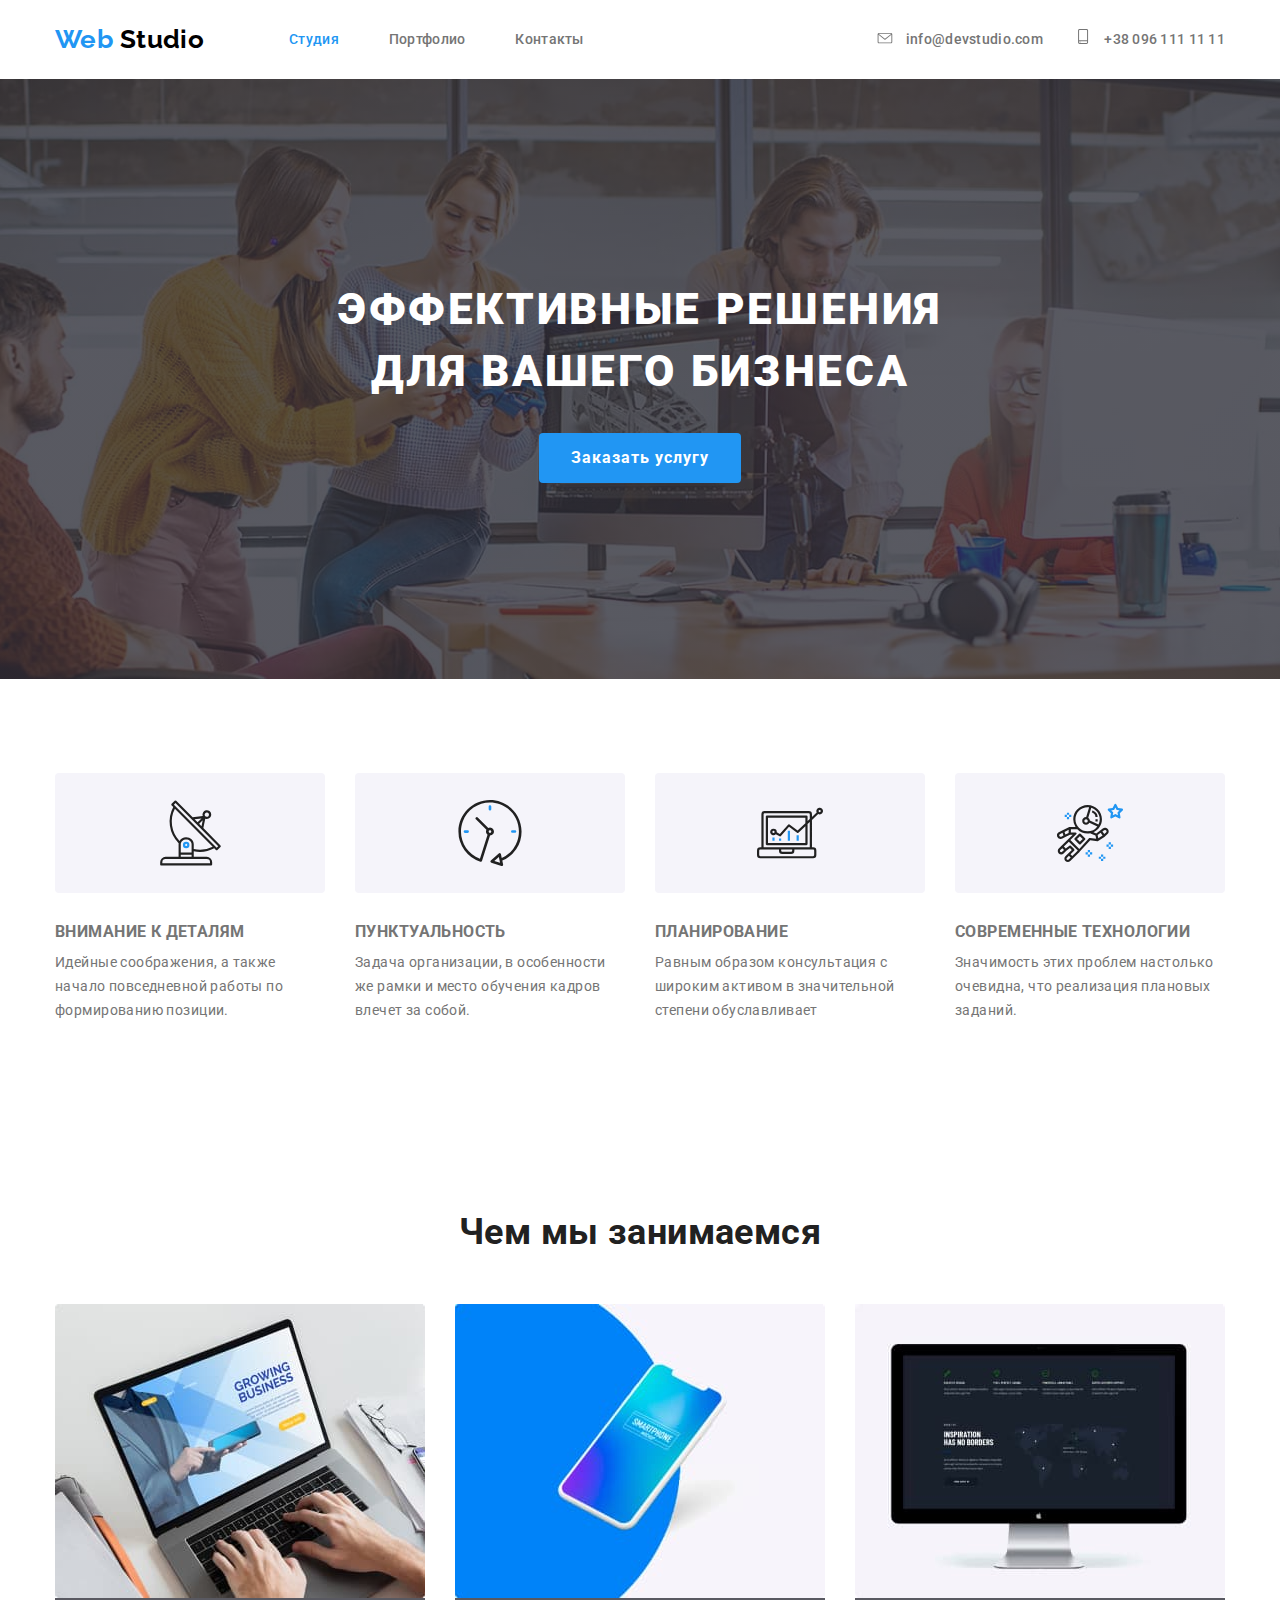
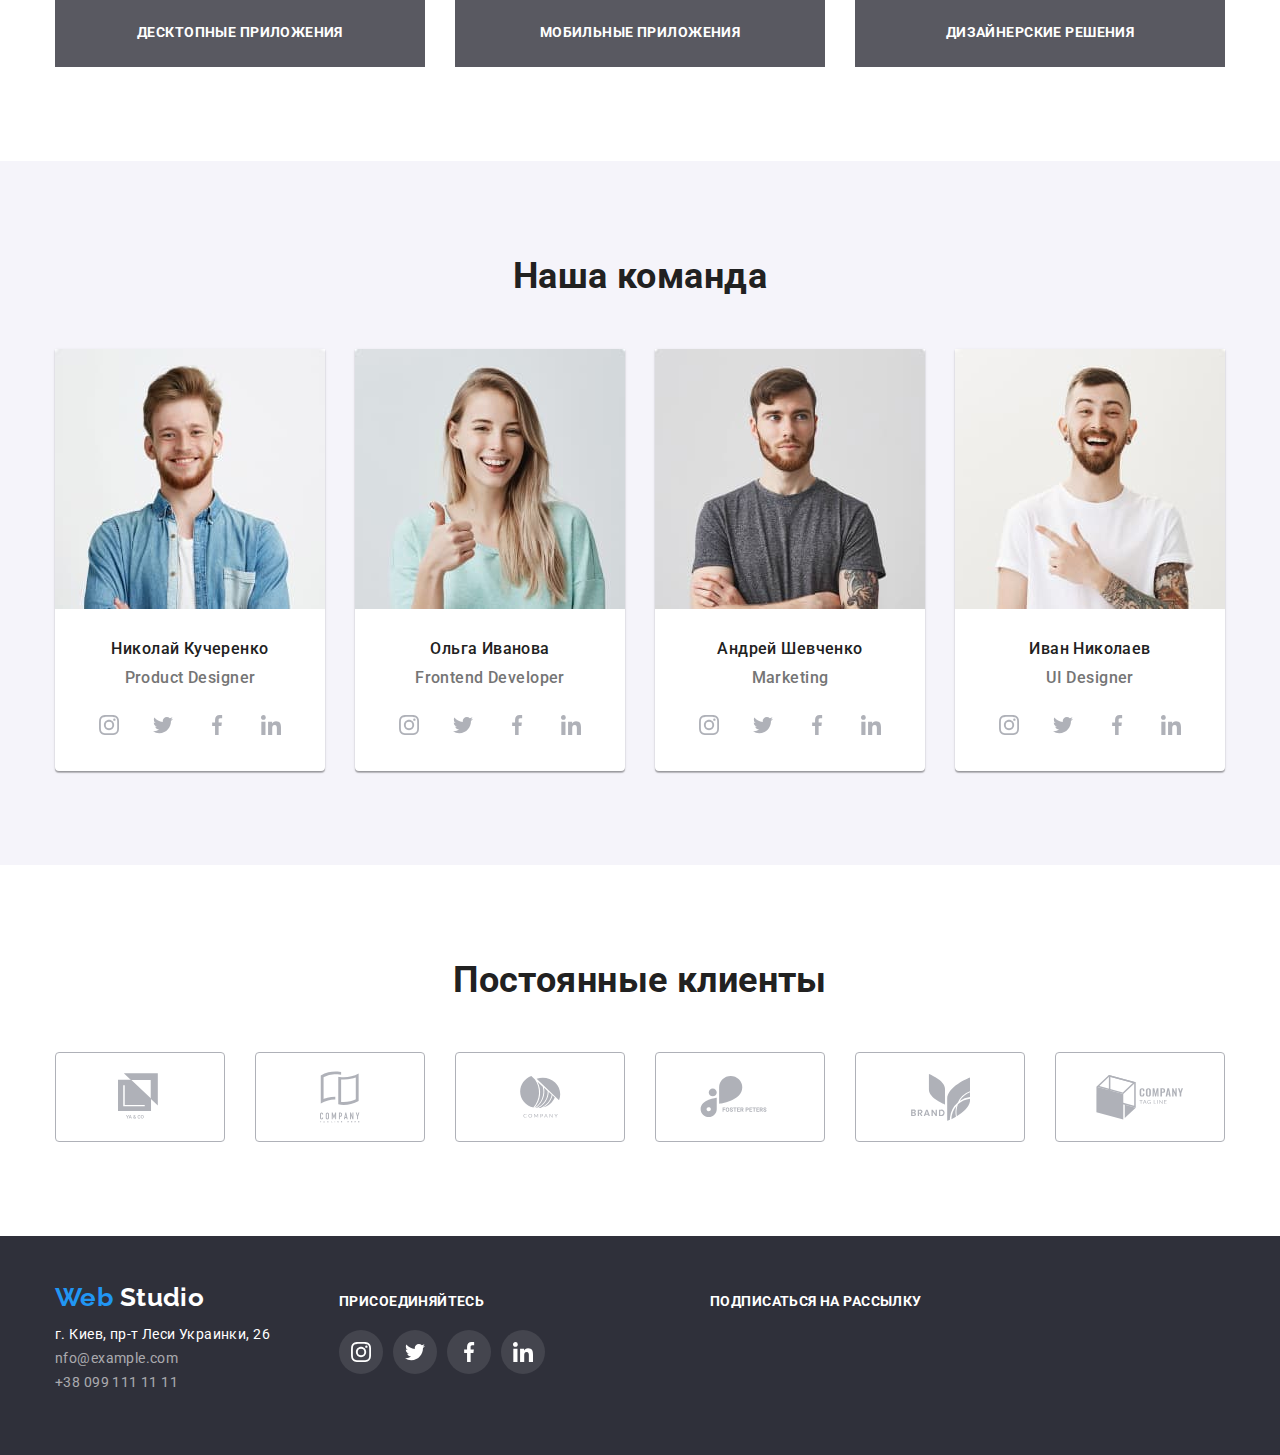
<file: index.html>
<!DOCTYPE html>
<html lang="ru">

<head>
    <meta charset="UTF-8">
    <meta name="viewport" content="width=device-width, initial-scale=1.0">
    <title>Web Studio</title>
    <link
        href="https://fonts.googleapis.com/css2?family=Raleway:wght@700&family=Roboto:wght@400;500;700;900&display=swap"
        rel="stylesheet">
    <link rel="stylesheet"
        href="https://cdnjs.cloudflare.com/ajax/libs/modern-normalize/0.6.0/modern-normalize.min.css">
    <link rel="stylesheet" href="./css/main.css">
</head>

<body>
    <!-- шапка сайта -->
    <header class="page-header">
        <div class="contenier main-nav">
            <nav class="nav">
                <a href="./index.html " class="logo-header"> <span class="logo-blue">Web</span> Studio</a>
                <ul class="nav-list">
                    <li class="item"><a href="#" class="nav-link studio"> Студия</a></li>
                    <li class="item"><a href="./portfolio.html" class="nav-link">Портфолио</a></li>
                    <li class="item"><a href="#" class="nav-link">Контакты</a></li>
                </ul>
            </nav>
            <ul class="contact-list">
                <li class="item">
                    <a href="mailo:info@devstudio.com" class="contact-mailo">
                        <svg class="contact-icon" width="16" height="11">
                            <use href="./img/symbol-defs.svg#icon-envelope"></use>
                        </svg>
                        info@devstudio.com
                    </a>
                </li>
                <li class="item">
                    <a href="tel:+380961111111" class="contact-tel">
                        <svg class="contact-icon" width="16" height="15">
                            <use href="./img/symbol-defs.svg#icon-phone"></use>
                        </svg>
                        +38 096 111 11 11
                    </a>
                </li>
            </ul>
        </div>
    </header>
    <main>
        <!-- Hero -->
        <div>
            <section class="hero">
                <h1 class="hero-title">Эффективные решения<br>для вашего бизнеса</h1>
                <a href="" class="hero-btn">Заказать услугу</a>
            </section>
        </div>

        <section class="section">
            <div class="contenier">
                <!-- скрытый заголовок -->
                <h2 class="title-hidden">Наши преимущества</h2>
                <ul class="link features-flexx ">
                    <li class="features-item">
                        <div class="features-icon">
                            <svg width="65" height="70">
                                <use href="./img/symbol-defs.svg#icon-antenna1">
                                </use>
                            </svg>
                        </div>
                        <h3 class="features-title">Внимание к деталям</h3>
                        <p class="features-text">Идейные соображения, а также начало повседневной работы по формированию
                            позиции.</p>
                    </li>
                    <li class="features-item">
                        <div class="features-icon">
                            <svg width="66" height="70">
                                <use href="./img/symbol-defs.svg#icon-clock1">
                                </use>
                            </svg>
                        </div>
                        <h3 class="features-title">Пунктуальность</h3>
                        <p class="features-text">Задача организации, в особенности же рамки и место обучения кадров
                            влечет
                            за собой.</p>
                    </li>
                    <li class="features-item">
                        <div class="features-icon">
                            <svg width="66" height="70">
                                <use href="./img/symbol-defs.svg#icon-diagram1">
                                </use>
                            </svg>
                        </div>
                        <h3 class="features-title">Планирование</h3>
                        <p class="features-text">Равным образом консультация с широким активом в значительной степени
                            обуславливает</p>
                    </li>
                    <li class="features-item">
                        <div class="features-icon">
                            <svg width="66" height="70">
                                <use href="./img/symbol-defs.svg#icon-astronaut1">
                                </use>
                            </svg>
                        </div>
                        <h3 class="features-title">Современные технологии</h3>
                        <p class="features-text">Значимость этих проблем настолько очевидна, что реализация плановых
                            заданий.</p>
                    </li>
                </ul>
            </div>
        </section>
        <!-- Чем мы занимаемся -->
        <section class="direction">
            <div class="contenier">
                <h2 class="section-title">Чем мы занимаемся</h2>
                <ul class="link direction-flex ">
                    <li class="direction-item">
                        <img src="./img/imgphon.jpg" alt="ноутбук" width="370">
                        <p class="text">Десктопные приложения</p>
                    </li>
                    <li class="direction-item">
                        <img src="./img/box.jpg" alt="мобильный телефон" width="370">
                        <p class="text">Мобильные приложения</p>
                    </li>
                    <li class="direction-item">
                        <img src="./img/mono.jpg" alt="монитор" width="370">
                        <p class="text">Дизайнерские решения</p>
                    </li>
                </ul>
            </div>
        </section>
        <!-- Наша команда -->
        <section class="team">
            <div class="contenier">
                <h2 class="section-title">Наша команда</h2>
                <ul class="link team-flex">
                    <li class="team-item">
                        <img src="./img/img.jpg" alt="photo guy" width="270">
                        <p class="team-title">Николай Кучеренко</p>
                        <p class="team-role">Product Designer</p>
                        <ul class="icon-flex">
                            <li class="icon-item">
                                <a href="" class="social-link" aria-label="Instagram Link">
                                    <svg class="social-icon" width="20" height="20">
                                        <use href="./img/symbol-defs.svg#icon-instagram-2"></use>
                                    </svg>
                                </a>
                            </li>
                            <li class="icon-item">
                                <a href="" class="social-link" aria-label="Twitter Link">
                                    <svg class="social-icon" width="20" height="20">
                                        <use href="./img/symbol-defs.svg#icon-twitter-1"></use>
                                    </svg>
                                </a>
                            </li>
                            <li class="icon-item">
                                <a href="" class="social-link" aria-label="Facebook Link">
                                    <svg class="social-icon" width="20" height="20">
                                        <use href="./img/symbol-defs.svg#icon-facebook-1"></use>
                                    </svg>
                                </a>
                            </li>
                            <li class="icon-item">
                                <a href="" class="social-link" aria-label="FLinkedin Link">
                                    <svg class="social-icon" width="20" height="20">
                                        <use href="./img/symbol-defs.svg#icon-linkedin-1"></use>
                                    </svg>
                                </a>
                            </li>
                        </ul>
                    </li>
                    <li class="team-item">
                        <img src="./img/img-2.jpg" alt="photo girl" width="270">
                        <p class="team-title">Ольга Иванова</p>
                        <p class="team-role">Frontend Developer</p>
                        <ul class="icon-flex">
                            <li class="icon-item">
                                <a href="" class="social-link" aria-label="Instagram Link">
                                    <svg class="social-icon" width="20" height="20">
                                        <use href="./img/symbol-defs.svg#icon-instagram-2"></use>
                                    </svg>
                                </a>
                            </li>
                            <li class="icon-item">
                                <a href="" class="social-link" aria-label="Twitter Link">
                                    <svg class="social-icon" width="20" height="20">
                                        <use href="./img/symbol-defs.svg#icon-twitter-1"></use>
                                    </svg>
                                </a>
                            </li>
                            <li class="icon-item">
                                <a href="" class="social-link" aria-label="Facebook Link">
                                    <svg class="social-icon" width="20" height="20">
                                        <use href="./img/symbol-defs.svg#icon-facebook-1"></use>
                                    </svg>
                                </a>
                            </li>
                            <li class="icon-item">
                                <a href="" class="social-link" aria-label="FLinkedin Link">
                                    <svg class="social-icon" width="20" height="20">
                                        <use href="./img/symbol-defs.svg#icon-linkedin-1"></use>
                                    </svg>
                                </a>
                            </li>
                        </ul>
                    </li>
                    <li class="team-item">
                        <img src="./img/img-3.jpg" alt="photo guy" width="270">
                        <p class="team-title">Андрей Шевченко</p>
                        <p class="team-role">Marketing</p>
                        <ul class="icon-flex">
                            <li class="icon-item">
                                <a href="" class="social-link" aria-label="Instagram Link">
                                    <svg class="social-icon" width="20" height="20">
                                        <use href="./img/symbol-defs.svg#icon-instagram-2"></use>
                                    </svg>
                                </a>
                            </li>
                            <li class="icon-item">
                                <a href="" class="social-link" aria-label="Twitter Link">
                                    <svg class="social-icon" width="20" height="20">
                                        <use href="./img/symbol-defs.svg#icon-twitter-1"></use>
                                    </svg>
                                </a>
                            </li>
                            <li class="icon-item">
                                <a href="" class="social-link" aria-label="Facebook Link">
                                    <svg class="social-icon" width="20" height="20">
                                        <use href="./img/symbol-defs.svg#icon-facebook-1"></use>
                                    </svg>
                                </a>
                            </li>
                            <li class="icon-item">
                                <a href="" class="social-link" aria-label="FLinkedin Link">
                                    <svg class="social-icon" width="20" height="20">
                                        <use href="./img/symbol-defs.svg#icon-linkedin-1"></use>
                                    </svg>
                                </a>
                            </li>
                        </ul>
                    </li>
                    <li class="team-item">
                        <img src="./img/img-4.jpg" alt="photo girl" width="270">
                        <p class="team-title">Иван Николаев</p>
                        <p class="team-role">UI Designer</p>
                        <ul class="icon-flex">
                            <li class="icon-item">
                                <a href="" class="social-link" aria-label="Instagram Link">
                                    <svg class="social-icon" width="20" height="20">
                                        <use href="./img/symbol-defs.svg#icon-instagram-2"></use>
                                    </svg>
                                </a>
                            </li>
                            <li class="icon-item">
                                <a href="" class="social-link" aria-label="Twitter Link">
                                    <svg class="social-icon" width="20" height="20">
                                        <use href="./img/symbol-defs.svg#icon-twitter-1"></use>
                                    </svg>
                                </a>
                            </li>
                            <li class="icon-item">
                                <a href="" class="social-link" aria-label="Facebook Link">
                                    <svg class="social-icon" width="20" height="20">
                                        <use href="./img/symbol-defs.svg#icon-facebook-1"></use>
                                    </svg>
                                </a>
                            </li>
                            <li class="icon-item">
                                <a href="" class="social-link" aria-label="FLinkedin Link">
                                    <svg class="social-icon" width="20" height="20">
                                        <use href="./img/symbol-defs.svg#icon-linkedin-1"></use>
                                    </svg>
                                </a>
                            </li>
                        </ul>
                    </li>
                </ul>
            </div>
        </section>
        <!-- Клиенты -->
        <section class="section">
            <div class="contenier">
                <h2 class="section-title">Постоянные клиенты</h2>
                <ul class="link customers-flex">
                    <li class="customers-item">
                        <a href="" class="customers" aria-label="Логитип компании1">
                            <svg class="customers-icon" width="44" height="49">
                                <use href="./img/symbol-defs.svg#icon-logo1"></use>
                            </svg>
                        </a>
                    </li>
                    <li class="customers-item">
                        <a href="" class="customers" aria-label="Логитип компании2">
                            <svg class="customers-icon" width="40" height="52">
                                <use href="./img/symbol-defs.svg#icon-logo2"></use>
                            </svg>
                        </a>
                    </li>
                    <li class="customers-item">
                        <a href="" class="customers" aria-label="Логитип компании3">
                            <svg class="customers-icon" width="41" height="42">
                                <use href="./img/symbol-defs.svg#icon-logo3"></use>
                            </svg>
                        </a>
                    </li>
                    <li class="customers-item">
                        <a href="" class="customers" aria-label="Логитип компании4">
                            <svg class="customers-icon" width="80" height="42">
                                <use href="./img/symbol-defs.svg#icon-logo4"></use>
                            </svg>
                        </a>
                    </li>
                    <li class="customers-item">
                        <a href="" class="customers" aria-label="Логитип компании5">
                            <svg class="customers-icon" width="59" height="47">
                                <use href="./img/symbol-defs.svg#icon-logo5"></use>
                            </svg>
                        </a>
                    </li>
                    <li class="customers-item">
                        <a href="" class="customers" aria-label="Логитип компании6">
                            <svg class="customers-icon" width="88" height="45">
                                <use href="./img/symbol-defs.svg#icon-logo6"></use>
                            </svg>
                        </a>
                    </li>
                </ul>
            </div>
        </section>
    </main>
    <!-- Футер -->
    <footer class="footer">
        <div class="contenier">
            <div class="footer-flex">
                <div class="logo-address">
                    <p class="logo-footer"> <span class="logo-blue">Web</span> Studio</p>
                    <address class="address">
                        г. Киев, пр-т Леси Украинки, 26
                        <span class="address-contacts">nfo@example.com <br>
                            +38 099 111 11 11</span>
                    </address>
                </div>
                <div class="action-flex">
                    <b class="action">Присоединяйтесь</b>
                    <ul class="footer-icons">
                        <li class="social-item">
                            <a href="" class="social-footer" aria-label=" ссылка на Инстаграмм">
                                <svg class="icon" width="20" height="20">
                                    <use href="./img/symbol-defs.svg#icon-instagram-2"></use>
                                </svg>
                            </a>
                        </li>
                        <li class="social-item">
                            <a href="" class="social-footer" aria-label=" ссылка на Твитер">
                                <svg class="icon" width="20" height="20">
                                    <use href="./img/symbol-defs.svg#icon-twitter-1"></use>
                                </svg>
                            </a>
                        </li>
                        <li class="social-item">
                            <a href="" class="social-footer" aria-label=" сссылка на Фейсбук">
                                <svg class="icon" width="20" height="20">
                                    <use href="./img/symbol-defs.svg#icon-facebook-1"></use>
                                </svg>
                            </a>
                        </li>
                        <li class="social-item">
                            <a href="" class="social-footer" aria-label=" ссылка на Линкедын">
                                <svg class="icon" width="20" height="20">
                                    <use href="./img/symbol-defs.svg#icon-linkedin-1"></use>
                                </svg>
                            </a>
                        </li>
                    </ul>
                </div>
                <div>
                    <b class="action">Подписаться на рассылку</b>
                </div>
            </div>
            <!-- <p class="copyright">2020 | Developed by GoIT Students</p> -->
        </div>
    </footer>
</body>

</html>
</file>
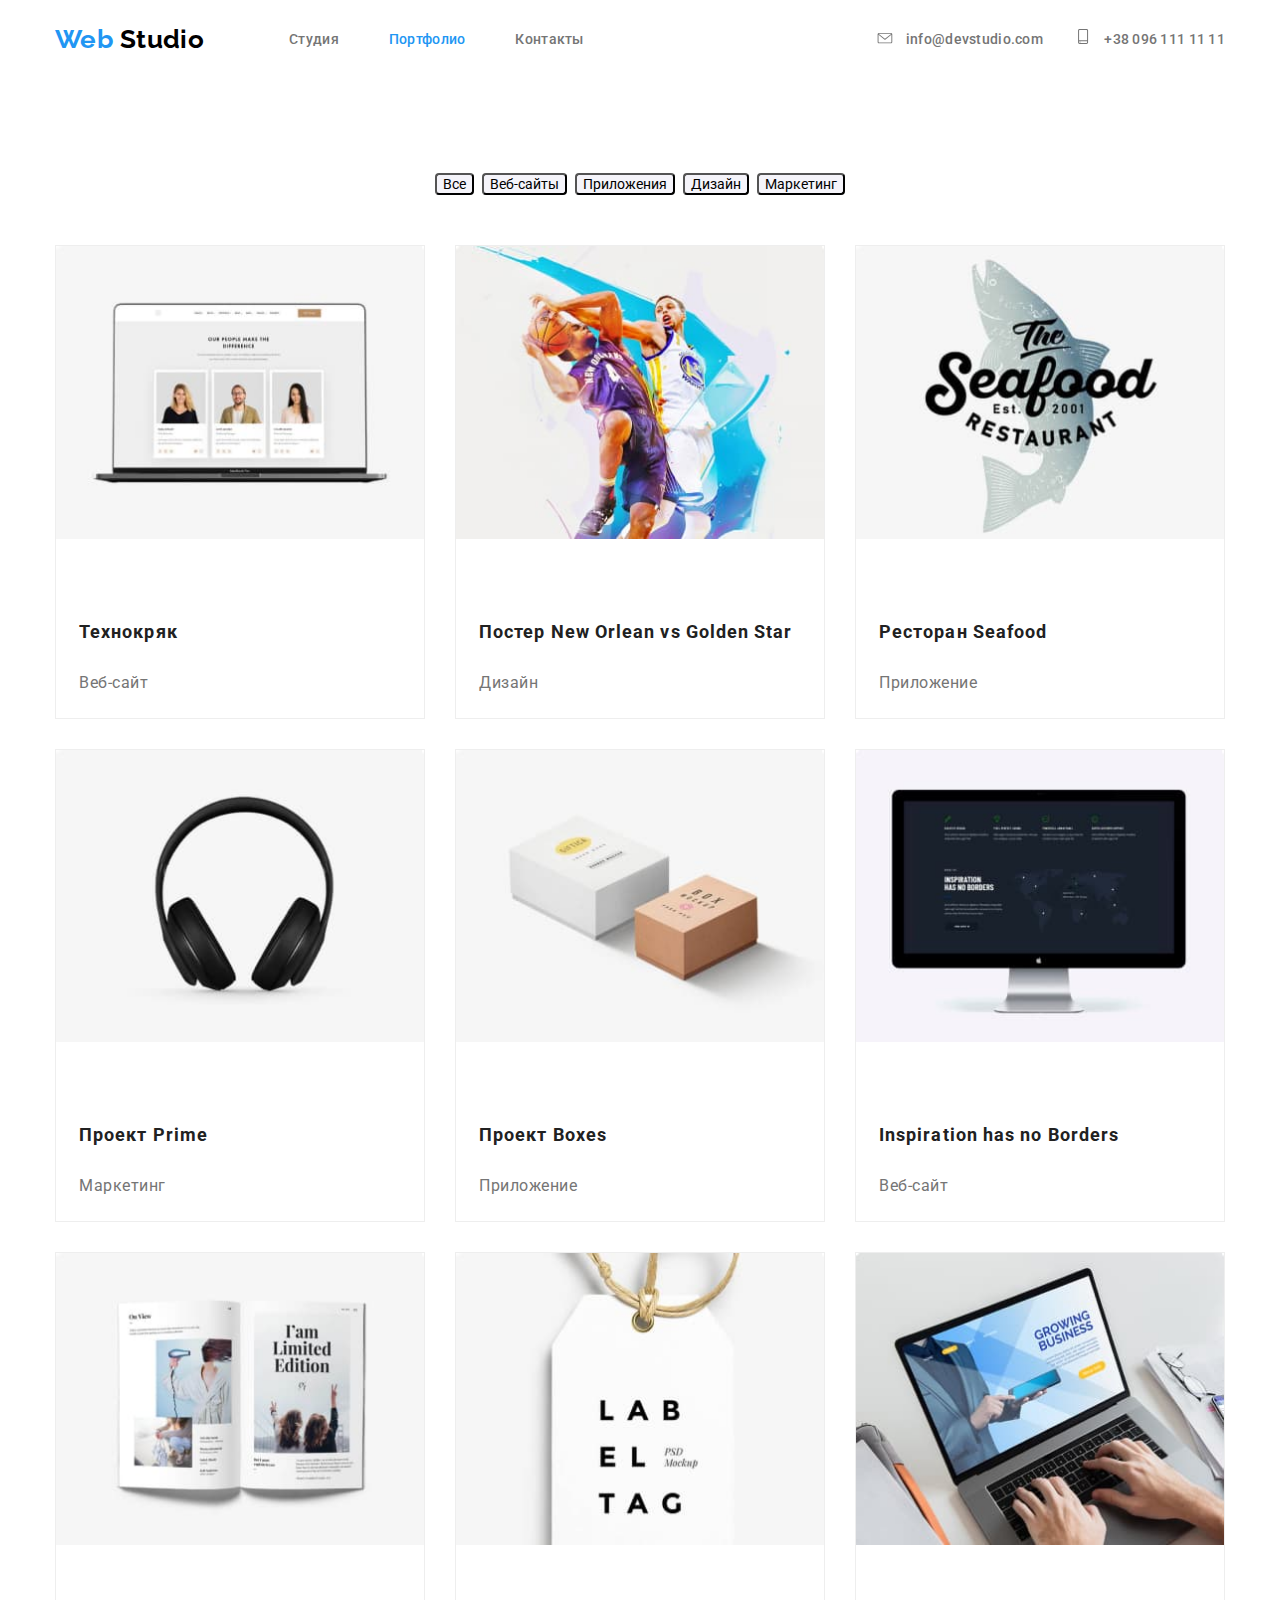
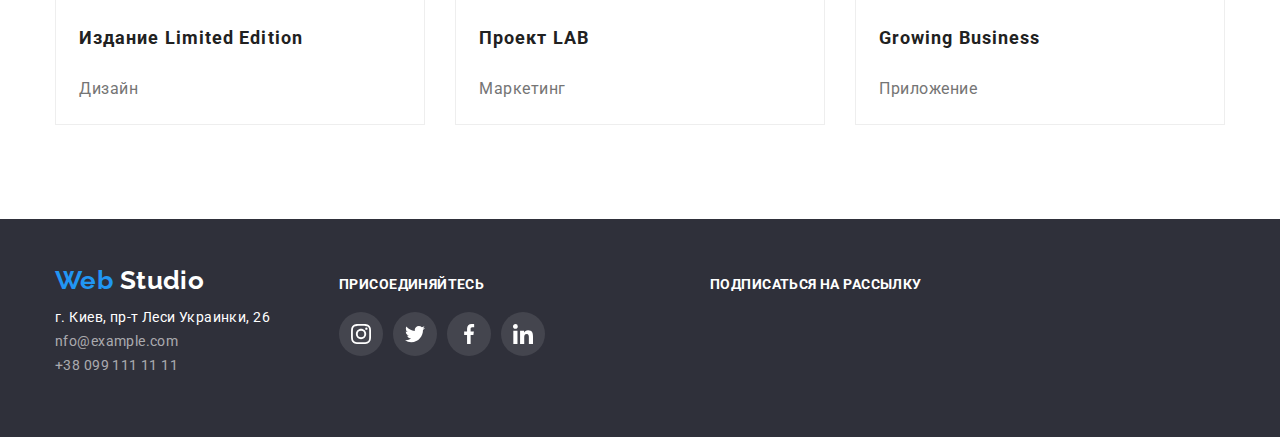
<file: portfolio.html>
<!DOCTYPE html>
<html lang="ru">

<head>
    <meta charset="UTF-8">
    <meta name="viewport" content="width=device-width, initial-scale=1.0">
    <title>Web Studio</title>
    <link
        href="https://fonts.googleapis.com/css2?family=Raleway:wght@700&family=Roboto:wght@400;500;700;900&display=swap"
        rel="stylesheet">
    <link rel="stylesheet"
        href="https://cdnjs.cloudflare.com/ajax/libs/modern-normalize/0.6.0/modern-normalize.min.css">
    <link rel="stylesheet"
        href="https://cdnjs.cloudflare.com/ajax/libs/modern-normalize/0.6.0/modern-normalize.min.css">
    <link rel="stylesheet" href="./css/main.css">
</head>

<body>
    <header class="page-header">
        <div class="contenier main-nav">
            <nav class="nav">
                <a href="./index.html " class="logo-header"> <span class="logo-blue">Web</span> Studio</a>
                <ul class="nav-list">
                    <li class="item"><a href="./index.html" class="nav-link"> Студия</a></li>
                    <li class="item"><a href="./portfolio.html" class="nav-link portfolio">Портфолио</a></li>
                    <li class="item"><a href="#" class="nav-link">Контакты</a></li>
                </ul>
            </nav>
            <ul class="contact-list">
                <li class="item">
                    <a href="mailo:info@devstudio.com" class="contact-mailo">
                        <svg class="contact-icon" width="16" height="11">
                            <use href="./img/symbol-defs.svg#icon-envelope"></use>
                        </svg>
                        info@devstudio.com
                    </a>
                </li>
                <li class="item">
                    <a href="tel:+380961111111" class="contact-tel">
                        <svg class="contact-icon" width="16" height="15">
                            <use href="./img/symbol-defs.svg#icon-phone"></use>
                        </svg>
                        +38 096 111 11 11
                    </a>
                </li>
            </ul>
        </div>
    </header>
    <main>
        <section class="section">
            <div class="contenier">
                <h1 class="title-hidden">Наши робот</h1>
                <ul class="link button-flex">
                    <li class="btn-item">
                        <button type="button" class="radio-btn">Все</button>
                    </li>
                    <li class="btn-item"><button type="button" class="radio-btn">Веб-сайты</button></li>
                    <li class="btn-item"><button type="button" class="radio-btn">Приложения</button></li>
                    <li class="btn-item"><button type="button" class="radio-btn">Дизайн</button></li>
                    <li class="btn-item"><button type="button" class="radio-btn">Маркетинг</button></li>
                </ul>
                <ul class="link portfolio-flex">
                    <li class="portfolio-item">
                        <a href="" class="portfolio-link">
                            <img src="./img/img13.jpg" alt="Экран ноутбука">
                            <h2 class="portfolio-title">Технокряк</h2>
                            <p class="portfolio-category">Веб-сайт</p>
                            <!-- <p class="portfolio-text">Технокряк это современная площадка распространения
                                коронавируса.
                                Компании используют эту
                                платформу для цифрового
                                шпионажа и атак на защищённые сервера конкурентов.</p> -->
                        </a>
                    </li>
                    <li class="portfolio-item">
                        <a href="" class="portfolio-link">
                            <img src="./img/img11.jpg" alt="Два баскедболиста">
                            <h2 class="portfolio-title">Постер New Orlean vs Golden Star</h2>
                            <p class="portfolio-category">Дизайн</p>
                            <!-- <p class="portfolio-text">Технокряк это современная площадка распространения
                                коронавируса.
                                Компании используют эту
                                платформу для цифрового
                                шпионажа и атак на защищённые сервера конкурентов.</p> -->
                        </a>
                    </li>
                    <li class="portfolio-item">

                        <a href="" class="portfolio-link">
                            <img src="./img/img12.jpg" alt="Ресторан Морская еда">
                            <h2 class="portfolio-title">Ресторан Seafood</h2>
                            <p class="portfolio-category">Приложение</p>
                            <!-- <p class="portfolio-text">Технокряк это современная площадка распространения
                                коронавируса.
                                Компании используют эту
                                платформу для цифрового
                                шпионажа и атак на защищённые сервера конкурентов.</p> -->
                        </a>
                    </li>
                    <li class="portfolio-item">

                        <a href="" class="portfolio-link">
                            <img src="./img/img14.jpg" alt="Наушники">
                            <h2 class="portfolio-title">Проект Prime</h2>
                            <p class="portfolio-category">Маркетинг</p>
                            <!-- <p class="portfolio-text">Технокряк это современная площадка распространения
                                коронавируса.
                                Компании используют эту
                                платформу для цифрового
                                шпионажа и атак на защищённые сервера конкурентов.</p> -->
                        </a>
                    </li>
                    <li class="portfolio-item">

                        <a href="" class="portfolio-link">
                            <img src="./img/img15.jpg" alt="Две коробки">
                            <h2 class="portfolio-title">Проект Boxes</h2>
                            <p class="portfolio-category">Приложение</p>
                            <!-- <p class="portfolio-text">Технокряк это современная площадка распространения
                                коронавируса.
                                Компании используют эту
                                платформу для цифрового
                                шпионажа и атак на защищённые сервера конкурентов.</p> -->
                        </a>
                    </li>
                    <li class="portfolio-item">

                        <a href="" class="portfolio-link">
                            <img src="./img/img16.jpg" alt="Монитор">
                            <h2 class="portfolio-title">Inspiration has no Borders</h2>
                            <p class="portfolio-category">Веб-сайт</p>
                            <!-- <p class="portfolio-text">Технокряк это современная площадка распространения
                                коронавируса.
                                Компании используют эту
                                платформу для цифрового
                                шпионажа и атак на защищённые сервера конкурентов.</p> -->
                        </a>
                    </li>
                    <li class="portfolio-item">

                        <a href="" class="portfolio-link">
                            <img src="./img/img17.jpg" alt="Журнал">
                            <h2 class="portfolio-title">Издание Limited Edition</h2>
                            <p class="portfolio-category">Дизайн</p>
                            <!-- <p class="portfolio-text">Технокряк это современная площадка распространения
                                коронавируса.
                                Компании используют эту
                                платформу для цифрового
                                шпионажа и атак на защищённые сервера конкурентов.</p> -->
                        </a>
                    </li>
                    <li class="portfolio-item">

                        <a href="" class="portfolio-link">
                            <img src="./img/img18.jpg" alt="Бирка">
                            <h2 class="portfolio-title">Проект LAB</h2>
                            <p class="portfolio-category">Маркетинг</p>
                            <!-- <p class="portfolio-text">Технокряк это современная площадка распространения
                                коронавируса.
                                Компании используют эту
                                платформу для цифрового
                                шпионажа и атак на защищённые сервера конкурентов.</p> -->
                        </a>
                    </li>
                    <li class="portfolio-item">

                        <a href="" class="portfolio-link">
                            <img src="./img/img19.jpg" alt="Человек работает за ноутбуком">
                            <h2 class="portfolio-title">Growing Business</h2>
                            <p class="portfolio-category">Приложение</p>
                            <!-- <p class="portfolio-text">Технокряк это современная площадка распространения
                                коронавируса.
                                Компании используют эту
                                платформу для цифрового
                                шпионажа и атак на защищённые сервера конкурентов.</p> -->
                        </a>
                    </li>
                </ul>
            </div>
        </section>
    </main>
    <!-- Футер -->
    <footer class="footer">
        <div class="contenier">
            <div class="footer-flex">
                <div class="logo-address">
                    <p class="logo-footer"> <span class="logo-blue">Web</span> Studio</p>
                    <address class="address">
                        г. Киев, пр-т Леси Украинки, 26
                        <span class="address-contacts">nfo@example.com <br>
                            +38 099 111 11 11</span>
                    </address>
                </div>
                <div class="action-flex">
                    <b class="action">Присоединяйтесь</b>
                    <ul class="footer-icons">
                        <li class="social-item">
                            <a href="" class="social-footer" aria-label=" ссылка на Инстаграмм">
                                <svg class="icon" width="20" height="20">
                                    <use href="./img/symbol-defs.svg#icon-instagram-2"></use>
                                </svg>
                            </a>
                        </li>
                        <li class="social-item">
                            <a href="" class="social-footer" aria-label=" ссылка на Твитер">
                                <svg class="icon" width="20" height="20">
                                    <use href="./img/symbol-defs.svg#icon-twitter-1"></use>
                                </svg>
                            </a>
                        </li>
                        <li class="social-item">
                            <a href="" class="social-footer" aria-label=" сссылка на Фейсбук">
                                <svg class="icon" width="20" height="20">
                                    <use href="./img/symbol-defs.svg#icon-facebook-1"></use>
                                </svg>
                            </a>
                        </li>
                        <li class="social-item">
                            <a href="" class="social-footer" aria-label=" ссылка на Линкедын">
                                <svg class="icon" width="20" height="20">
                                    <use href="./img/symbol-defs.svg#icon-linkedin-1"></use>
                                </svg>
                            </a>
                        </li>
                    </ul>
                </div>
                <div>
                    <b class="action">Подписаться на рассылку</b>
                </div>
            </div>
            <!-- <p class="copyright">2020 | Developed by GoIT Students</p> -->
        </div>
    </footer>
</body>

</html>
</file>
<file: css/main.css>
:root {
    --text-color:#757575;
    --title-text-color: #212121;
    --accent-text-color:  #2196F3;
    --white-color: #FFFFFF;
}

body {
    background-color: var(--white-color);
    color: var(--text-color);

    font-family: 'Roboto', sans-serif;
    font-style: normal;
    font-weight: 400;
    font-size: 14px;
    line-height: 1.7;
    letter-spacing: 0.03em;

    

}

a{
    text-decoration: none;
}

li {
    list-style:  none;
    
}
address {
    font-style: inherit;
}

img {
    display: block;
    max-width: 100%;
    height: auto;
}

.title-hidden {
   position: absolute;
   width: 1px;
   height: 1px;
   margin: -1px;
   border: 0;
   padding: 0;
   clip: rect(0 0 0 0);
   overflow: hidden;
}


/* главный логитип */


.contenier {
    margin-right: auto;
    margin-left: auto;
    width: 1200px;
    padding-right: 15px;
    padding-left: 15px;
    
    /* outline: 2px solid red; */

}

.main-nav {
    display: flex;
    align-items: center;
    
}

.nav {
    display: flex;
    align-items: center; 
}

.logo-header {
    color:  #000000;

    font-family: Raleway, sans-serif;;
    font-weight: 700;
    font-size: 26px;
    line-height: 1.2;

    margin-right: 85px;
    
}

.logo-blue {
    color: var(--accent-text-color);
}




.nav-list  {
    display: flex;
    padding: 0;
    margin: 0;
}

.nav-link {
    color: var(--text-color);
    font-weight: 500;
    font-size: 14px;
    line-height: 1.1;
    letter-spacing: 0.02em;
    padding: 0;
    margin-top: 0;
    margin-bottom: 0;
    
}

.nav-link:hover {
    color: var(--accent-text-color);
}
.nav-link:focus {
    color: var(--accent-text-color);
}

.studio {
    color: var(--accent-text-color);
}

.portfolio {
    color: var(--accent-text-color);
}

.nav-list .item:not(:last-child) {
    margin-right: 50px;
}

.nav-link {
    display: block;
    padding-top: 32px;
    padding-bottom: 32px;
}

.contact-list {
    display: flex;
    margin-left: auto;
    align-items: center;
    margin-top: 0;
    margin-bottom: 0;
    
}
.contact-list .item + .item{
    margin-left: 32px;

}
.contact-list a{

    color: var(--text-color);

    font-weight: 500;
    line-height: 1.1;
    letter-spacing: 0.02em;
  
}

ul.contact-list {
    padding: 0;
}

.contact-list a:hover {
    color: var(--accent-text-color);
} 

.contact-list a:focus {
    color: var(--accent-text-color);
}

.contact-icon {
    fill: currentColor;
    margin-right: 10PX;
}


.hero-title {
    color: var(--white-color);
    /* background-color: brown; */

    font-weight: 900;
    font-size: 44px;
    line-height: 1.4;
    text-align: center;
    letter-spacing: 0.06em;
    text-transform: uppercase;
    /* width: 696px; */
   

    padding-top: 200px;
    margin-top: 0;
    margin-bottom: 30px;
}

.portfolio-hero-title{
    margin-top: 0;
    margin-bottom: 0;
}

.hero {
  background-image: linear-gradient(
      to right,
      rgba(47, 48, 58, 0.8),
      rgba(47, 48, 58, 0.8)
    ),
    url("../img/Header\ img.jpg");
    background-repeat: no-repeat;
    background-position: center;

    background-color: darkred;

    max-width: 1600px;
    height: 600px;
    margin-right: auto;
    margin-left: auto;
    text-align: center;
}
.hero-btn  {
    
    color: var(--white-color);
    background-color: var(--accent-text-color);

    font-weight: 700;
    font-size: 16px;
    line-height: 1.9;
    display: flex;
    align-items: center;
    
    letter-spacing: 0.06em;

    min-width: 200px ;
    text-align: center;
    display: inline-block;
    border-radius: 4px;
    padding: 10px 32px;


}

.section-title {
    color: var(--title-text-color);
    font-weight: 700;
    font-size: 36px;
    line-height: 1.2;
    text-align: center;

    margin-top: 0;
    margin-bottom: 50px;

}


.section {
    padding-top: 94px;
    padding-bottom: 94px;
}

.link {
    margin: 0;
    padding: 0;
}

.features-title {
    font-weight: 700;
    line-height: 1.1;
    text-transform: uppercase;
    margin-bottom: 10px;

    margin-top: 0;
    margin-bottom: ;

}



.text {

    color: var(--white-color);
    background-color: rgba(47, 48, 58, 0.8);

    font-weight: 700;
    line-height: 1.1;
    text-align: center;
    text-transform: uppercase;
    display: inline-block;
    padding: 27px 82px;
    margin: 0;
    min-width: 370px;
}

.features-text {
    margin: 0;
}

.img {
    padding: 33px 100px;
    margin-bottom: 30px;
    background-color: #F5F4FA;
    
    
}
.features-flexx {
display: inline-flex;
}

.features-item {
    width: calc((100% - 90px) / 4);
    margin-right: 30px;

}

.features-item:last-child {
    margin-right: 0;
}

.features-icon {
    display: flex;
    justify-content: center;
    align-items: center;
    background: #F5F4FA;
    border-radius: 4px;
    width: 270px;
    height: 120px;
    margin-bottom: 30px;
}

/* .features-item::before {
    display: block;
    content: '';
   
    height: 120px;
    
    background-color:  #F5F4FA;
    background-repeat: no-repeat;
    background-position: center;
    border-radius: 4px;

    margin-bottom: 30px;
} */

/* .features-item:nth-child(1)::before {
    background-image: url(../img/antenna1.svg);
} */

/* .features-item:nth-child(2)::before {
    background-image: url(../img/clock1.svg);
} */

/* .features-item:nth-child(3)::before {
    background-image: url(../img/diagram1.svg);
} */

/* .features-item:nth-child(4)::before {
    background-image: url(../img/astronaut1.svg);
} */

.direction{
    padding-top: 94px;
    padding-bottom: 94px;
}

.direction-flex {
    display: flex;
}

.direction-item {
margin-right: 30px;
}

.direction-item:last-child {
    margin-right: 0;
}


.team {
    font-weight: 500;
    font-size: 16px;
    line-height: 1.2;
    background-color: #F5F4FA;
    padding-top: 94px;
    padding-bottom: 94px;
    
    /* outline: darkred; */
}


.team-title {
    color: var(--title-text-color);
    text-align: center;
    margin-top: 0;
    margin-bottom: 10px;
    padding-top: 30px;
}

.team-role {
    text-align: center;
    margin-top: 0;
    margin-bottom: 16px;
} 

.team-flex {
    display: flex;
}

.team-item {
    margin-right: 30px;
    background-color: var(--white-color);
    box-shadow: 0px 2px 1px rgba(0, 0, 0, 0.2), 0px 1px 1px rgba(0, 0, 0, 0.14), 0px 1px 3px rgba(0, 0, 0, 0.12);
    border-radius: 0px 0px 4px 4px; 

}

.team-item:last-child {
    margin-right: 0;
}

.icon-flex {
    display: flex;
    justify-content: center;
    padding-left: 0;
}

.icon-item {
    margin-right: 10px;
    padding-left: 0;
    padding-bottom: 24px;
}

.icon-item:last-child {
    margin-right: 0;
}

 .social-link {
    display: flex;
    justify-content: center;
    align-items: center;
    width: 44px;
    height: 44px;
    background-color: var(--white-color);
    border-radius: 50%; 
    color: #AFB1B8 ;
}

.social-link:hover {
    color: var(--white-color);
    background-color: var(--accent-text-color);
}

.social-link:focus {
    color: var(--white-color);
    background-color: var(--accent-text-color);
}


.social-icon{
    fill: currentColor;
}

.customers-flex {
    display: flex;
    /* border: 4px solid red; */
    justify-content: center;
    align-items: center;
}



 .customers-item {
    margin-right: 30px;  
}

.customers-item:last-child {
    margin-right: 0;
}

.customers {
    color: #AFB1B8;
    display: flex;
    justify-content: center;
    align-items: center;
    /* margin-right: 30px; */
    border-radius: 4px;
    border: 1px solid #AFB1B8;
    width: 170px;
    height: 90px
}

.customers:hover {
    color: var(--accent-text-color);
    border-radius: 4px;
    border: 1px solid var(--accent-text-color) ;

}
.customers-icon {
    fill: currentColor;
}




/*Портфолио*/

.radio-btn {
    background: #F5F4FA;
    margin-bottom: 50px;
    justify-content:flex-end;

}

.btn-item:not(:last-child) {
    margin-right: 8px;
}


.radio-btn:hover {
    color: var(--white-color);
    background-color: var(--accent-text-color);
}

.radio-btn:focus {
    background-color: var(--accent-text-color);
}


.portfolio-link {
    color: var(--white-color);
    font-weight: 400;
    font-size: 18px;
    line-height: 1.6;
    letter-spacing: 0.03em;
    box-sizing: border-box;  
}

.portfolio-hero-title {
    text-align: center;
}

.portfolio-title {
    
    color: var(--title-text-color);

    font-weight:700;
    font-size: 18px;
    line-height: 2;
    letter-spacing: 0.06em;
    padding-right: 23px;
    padding-left: 23px;
    padding-top: 60px;
    padding-bottom: 4px;
}

.portfolio-category {
    color: var(--text-color);

    font-size: 16px;
    line-height: 1.8;

    padding-right: 23px;
    padding-left: 23px;
    padding-bottom: 20px;
    margin: 0;

   
}

.button-flex {
    display: flex;
    justify-content: center;
}

.radio-btn{
    
    background: #F5F4FA;
    border-radius: 4px;
}

.portfolio-text {
    background-color: rgba(33, 150, 243, 0.9);
}

.portfolio-flex {
    display: flex;
    flex-wrap: wrap;
    margin: -15px;
    
}

.portfolio-item {
    /* width: calc((100% - 60px) / 3); */
    width: 370px;
    margin: 15px;
    border: 1px solid #EEEEEE;

}


    /*Футер*/
.footer {
   
    background-color: #2F303A;
}

.logo-footer {
    color:  var(--white-color);
    font-family: Raleway, sans-serif;
    font-weight: 700;
    font-size: 26px;
    line-height: 1.2;
    

    padding: 0;
    margin-top: 0;
    margin-bottom: 10px;

}

.address {
    display: flex;
    flex-direction: column;
    color: var(--white-color);
    

}

.address-contacts {
    color:  rgba(255, 255, 255, 0.6);
}

.action {
    display: block;
    color: var(--white-color);

    font-weight: 700;
    line-height: 1.1;
    text-transform: uppercase;
    margin-bottom: 20px;
}

.footer-icons {
    display: flex;
    padding-left: 0;
    margin-top: 0;
    margin-bottom: 0;
    margin-right: 155px;  
}


.social-footer {
    display: flex;
    justify-content: center;
    align-items: center;
    background-color:rgba(255, 255, 255, 0.1); 
    border-radius: 50%;
    color: var(--white-color) ;
    width: 44px;
    height: 44px;
    margin-right: 10px;
}

.social-footer:hover,
.social-footer:focus {
    background-color: var(--accent-text-color);
}

.icon {
    fill: currentColor;
}


/* 
.icons-item>.social-link{

     background-color: rgba(255, 255, 255, 0.1); */
    /* border-radius: 50%;  */
    /* color: var(--white-color) ;  */
    /* background-color:  rgba(255, 255, 255, 0.1); */
    /* display: inline-block; */
    /* height: 50px;
    width: 50px; */
    /* border-radius: 50%;
    background-repeat: no-repeat;
    background-position: center; */
    /* margin-right: 10px;
} */



/* .icons-item:nth-child(1) {
    background-image: url(../img/instagram\ 2.svg);
}

.icons-item:nth-child(2) {
    background-image: url(../img/twitter\ 1.svg);
}

.icons-item:nth-child(3) {
    background-image: url(../img/facebook\ 1.svg);
}

.icons-item:nth-child(4) {
    background-image: url(../img/linkedin\ 1.svg);
} */

/* .icons-item:hover,
.icons-item:focus
{
    
    background-color: var(--accent-text-color);
    color: var(--white-color);
} */

.footer-flex {
    display: flex;
    align-items: baseline;
    padding-top: 46px;
    padding-bottom: 60px;
}

.logo-address{
    margin-right: 69px;
}
.copyright {
    color: rgba(255, 255, 255, 0.4);

    font-size: 12px;
    line-height: 2;
    text-align: center;

}
</file>
